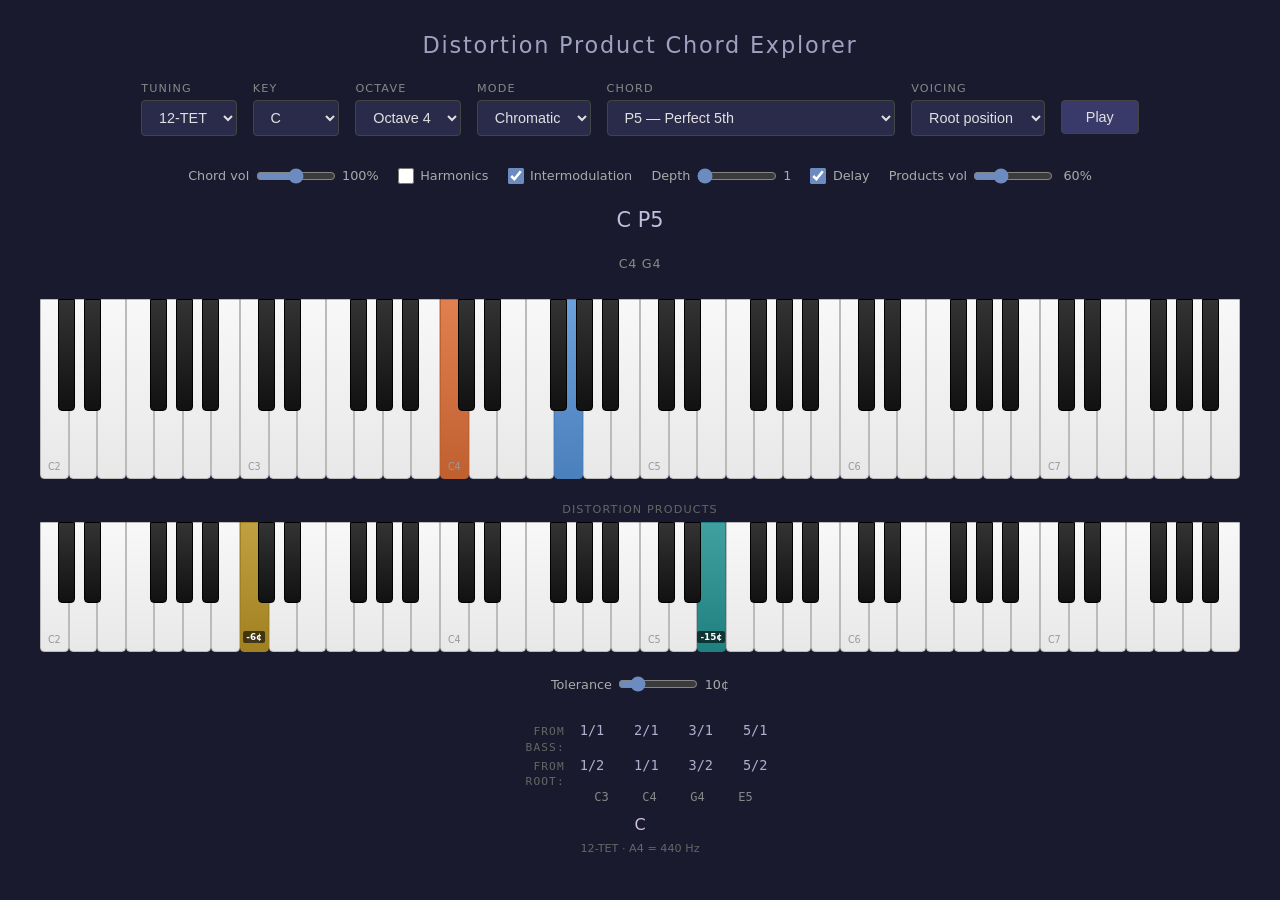
<file: index.html>
<!DOCTYPE html>
<html lang="en">
<head>
  <meta charset="UTF-8">
  <meta name="viewport" content="width=device-width, initial-scale=1.0">
  <title>Distortion Product Chord Explorer</title>
  <link rel="stylesheet" href="style.css">
</head>
<body>
  <h1>Distortion Product Chord Explorer</h1>

  <div id="controls">
    <div class="control-group">
      <label for="tuning-select">Tuning</label>
      <select id="tuning-select">
        <option value="12tet">12-TET</option>
        <option value="just">Just</option>
      </select>
    </div>
    <div class="control-group">
      <label for="root-select">Key</label>
      <select id="root-select"></select>
    </div>
    <div class="control-group">
      <label for="octave-select">Octave</label>
      <select id="octave-select"></select>
    </div>
    <div class="control-group">
      <label for="mode-select">Mode</label>
      <select id="mode-select">
        <option value="chromatic">Chromatic</option>
        <option value="diatonic">Diatonic</option>
      </select>
    </div>

    <!-- Chromatic controls -->
    <div class="control-group chromatic-ctrl">
      <label for="chord-select">Chord</label>
      <select id="chord-select"></select>
    </div>

    <!-- Diatonic controls -->
    <div class="control-group diatonic-ctrl" style="display:none">
      <label for="scale-select">Scale</label>
      <select id="scale-select"></select>
    </div>
    <div class="control-group diatonic-ctrl" style="display:none">
      <label for="degree-select">Degree</label>
      <select id="degree-select"></select>
    </div>
    <div class="control-group diatonic-ctrl" style="display:none">
      <label for="complexity-select">Complexity</label>
      <select id="complexity-select"></select>
    </div>

    <div class="control-group">
      <label for="voicing-select">Voicing</label>
      <select id="voicing-select"></select>
    </div>
    <div class="control-group">
      <label>&nbsp;</label>
      <button id="play-btn">Play</button>
    </div>
  </div>

  <div id="distortion-controls">
    <label class="toggle">
      <span>Chord vol</span>
      <input type="range" id="chord-volume" min="0" max="200" value="100" step="5">
      <span id="chord-volume-label">100%</span>
    </label>
    <label class="toggle">
      <input type="checkbox" id="harmonic-toggle">
      <span>Harmonics</span>
    </label>
    <label class="toggle">
      <input type="checkbox" id="imd-toggle" checked>
      <span>Intermodulation</span>
    </label>
    <label class="toggle">
      <span>Depth</span>
      <input type="range" id="depth-slider" min="1" max="5" value="1" step="1">
      <span id="depth-label">1</span>
    </label>
    <label class="toggle">
      <input type="checkbox" id="delay-toggle" checked>
      <span>Delay</span>
    </label>
    <label class="toggle">
      <span>Products vol</span>
      <input type="range" id="distortion-volume" min="0" max="200" value="60" step="5">
      <span id="distortion-volume-label">60%</span>
    </label>
  </div>

  <div id="chord-display"></div>
  <div id="notes-display"></div>
  <div id="keyboard"></div>

  <div id="products-label">Distortion Products</div>
  <div id="keyboard-products"></div>

  <div id="signature-controls">
    <label class="toggle">
      <span>Tolerance</span>
      <input type="range" id="cents-threshold" min="1" max="50" value="10" step="1">
      <span id="cents-threshold-label">10¢</span>
    </label>
  </div>
  <div id="rational-signature">
    <div class="sig-row"><span class="sig-label">from bass:</span> <span id="sig-bottom" class="sig-cells"></span></div>
    <div class="sig-row"><span class="sig-label">from root:</span> <span id="sig-root" class="sig-cells"></span></div>
    <div class="sig-row"><span class="sig-label"></span> <span id="sig-names" class="sig-cells sig-names"></span></div>
    <div id="sig-chord-name"></div>
  </div>
  <div id="tuning-info">12-TET · A4 = 440 Hz</div>

  <script type="module" src="app.js"></script>
</body>
</html>
</file>
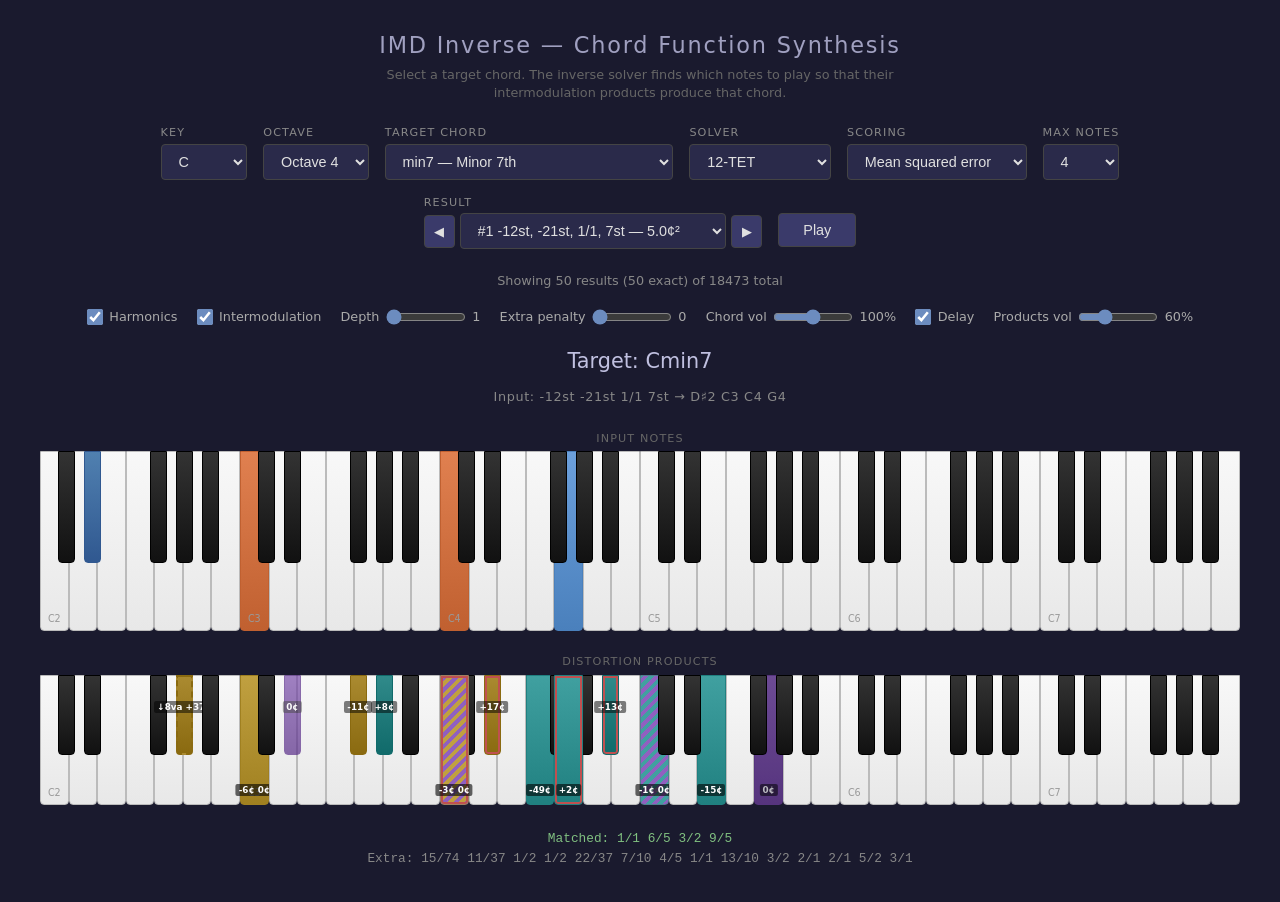
<file: inverse/index.html>
<!DOCTYPE html>
<html lang="en">
<head>
  <meta charset="UTF-8">
  <meta name="viewport" content="width=device-width, initial-scale=1.0">
  <title>IMD Inverse — Chord Function Synthesis</title>
  <link rel="stylesheet" href="style.css">
</head>
<body>
  <h1>IMD Inverse — Chord Function Synthesis</h1>
  <p class="subtitle">Select a target chord. The inverse solver finds which notes to play so that
    their intermodulation products produce that chord.</p>

  <div id="controls">
    <div class="control-group">
      <label for="key-select">Key</label>
      <select id="key-select"></select>
    </div>
    <div class="control-group">
      <label for="octave-select">Octave</label>
      <select id="octave-select"></select>
    </div>
    <div class="control-group">
      <label for="target-select">Target Chord</label>
      <select id="target-select"></select>
    </div>
    <div class="control-group">
      <label for="mode-select">Solver</label>
      <select id="mode-select">
        <option value="just">Just Intonation</option>
        <option value="tet" selected>12-TET</option>
      </select>
    </div>
    <div class="control-group">
      <label for="scoring-select">Scoring</label>
      <select id="scoring-select">
        <option value="barcode">Barcode persistence</option>
        <option value="mse" selected>Mean squared error</option>
      </select>
    </div>
    <div class="control-group">
      <label for="max-notes-filter">Max Notes</label>
      <select id="max-notes-filter">
        <option value="1">1</option>
        <option value="2">2</option>
        <option value="3">3</option>
        <option value="4" selected>4</option>
      </select>
    </div>
    <div class="control-group">
      <label for="result-select">Result</label>
      <div class="result-nav">
        <button id="prev-btn" class="nav-btn">◀</button>
        <select id="result-select"></select>
        <button id="next-btn" class="nav-btn">▶</button>
      </div>
    </div>
    <div class="control-group">
      <label>&nbsp;</label>
      <button id="play-btn">Play</button>
    </div>
  </div>

  <div id="status"></div>

  <div id="distortion-controls">
    <label class="toggle">
      <input type="checkbox" id="harmonic-toggle" checked>
      <span>Harmonics</span>
    </label>
    <label class="toggle">
      <input type="checkbox" id="imd-toggle" checked>
      <span>Intermodulation</span>
    </label>
    <label class="toggle">
      <span>Depth</span>
      <input type="range" id="depth-slider" min="1" max="3" value="1" step="1">
      <span id="depth-label">1</span>
    </label>
    <label class="toggle">
      <span>Extra penalty</span>
      <input type="range" id="extra-penalty" min="0" max="200" value="0" step="10">
      <span id="extra-penalty-label">0</span>
    </label>
    <label class="toggle">
      <span>Chord vol</span>
      <input type="range" id="chord-volume" min="0" max="200" value="100" step="5">
      <span id="chord-volume-label">100%</span>
    </label>
    <label class="toggle">
      <input type="checkbox" id="delay-toggle" checked>
      <span>Delay</span>
    </label>
    <label class="toggle">
      <span>Products vol</span>
      <input type="range" id="distortion-volume" min="0" max="200" value="60" step="5">
      <span id="distortion-volume-label">60%</span>
    </label>
  </div>

  <div id="chord-display"></div>
  <div id="notes-display"></div>

  <div id="input-label">Input Notes</div>
  <div id="keyboard"></div>

  <div id="products-label">Distortion Products</div>
  <div id="keyboard-products"></div>

  <div id="match-info"></div>

  <script type="module" src="app.js"></script>
</body>
</html>
</file>
<file: style.css>
/* style.css — Piano keyboard and UI styling */

* { box-sizing: border-box; margin: 0; padding: 0; }

body {
  font-family: -apple-system, BlinkMacSystemFont, 'Segoe UI', system-ui, sans-serif;
  background: #1a1a2e;
  color: #e0e0e0;
  display: flex;
  flex-direction: column;
  align-items: center;
  min-height: 100vh;
  padding: 2rem 1rem;
}

h1 {
  font-size: 1.4rem;
  font-weight: 300;
  letter-spacing: 0.08em;
  margin-bottom: 1.5rem;
  color: #a0a0c0;
}

/* --- Controls --- */

#controls {
  display: flex;
  gap: 1rem;
  flex-wrap: wrap;
  justify-content: center;
  margin-bottom: 2rem;
  max-width: 1200px;
}

.control-group {
  display: flex;
  flex-direction: column;
  gap: 0.3rem;
}

.control-group label {
  font-size: 0.7rem;
  text-transform: uppercase;
  letter-spacing: 0.1em;
  color: #888;
}

select, button {
  background: #2a2a4a;
  color: #e0e0e0;
  border: 1px solid #444;
  border-radius: 4px;
  padding: 0.5rem 0.8rem;
  font-size: 0.9rem;
  cursor: pointer;
  outline: none;
}

select:focus, button:focus {
  border-color: #6c8cbf;
}

button {
  background: #3a3a6a;
  font-weight: 500;
  padding: 0.5rem 1.5rem;
  transition: background 0.15s;
}

button:hover {
  background: #4a4a8a;
}

button:active {
  background: #5a5aaa;
}

/* --- Distortion toggles --- */

#distortion-controls {
  display: flex;
  gap: 1.2rem;
  justify-content: center;
  margin-bottom: 1.5rem;
}

.toggle {
  display: flex;
  align-items: center;
  gap: 0.4rem;
  font-size: 0.8rem;
  color: #aaa;
  cursor: pointer;
}

.toggle input[type="checkbox"] {
  accent-color: #6c8cbf;
  width: 1rem;
  height: 1rem;
  cursor: pointer;
}

.toggle input[type="range"] {
  accent-color: #6c8cbf;
  width: 5rem;
  cursor: pointer;
}

#distortion-volume-label {
  min-width: 2.5em;
  text-align: right;
  font-variant-numeric: tabular-nums;
}

#chord-display {
  font-size: 1.3rem;
  font-weight: 500;
  color: #c0c0e0;
  min-height: 2rem;
  margin-bottom: 1rem;
  text-align: center;
}

#notes-display {
  font-size: 0.8rem;
  color: #888;
  min-height: 1.2rem;
  margin-bottom: 1.5rem;
  text-align: center;
  letter-spacing: 0.05em;
}

/* --- Piano --- */

#keyboard {
  position: relative;
  width: 100%;
  max-width: 1200px;
  height: 180px;
  user-select: none;
  -webkit-user-select: none;
}

.piano {
  position: relative;
  width: 100%;
  height: 100%;
}

.piano-key {
  position: absolute;
  top: 0;
  border-radius: 0 0 4px 4px;
  cursor: pointer;
  transition: background 0.08s;
}

.white-key {
  height: 100%;
  background: linear-gradient(to bottom, #f8f8f8, #e8e8e8);
  border: 1px solid #bbb;
  z-index: 1;
}

.white-key:hover {
  background: linear-gradient(to bottom, #fff, #f0f0f0);
}

.white-key.highlighted {
  background: linear-gradient(to bottom, #6ca0dc, #4a80bc);
  border-color: #4a80bc;
}

.white-key.highlighted.root {
  background: linear-gradient(to bottom, #e08050, #c06030);
  border-color: #c06030;
}

.black-key {
  height: 62%;
  background: linear-gradient(to bottom, #333, #111);
  border: 1px solid #000;
  z-index: 2;
}

.black-key:hover {
  background: linear-gradient(to bottom, #444, #222);
}

.black-key.highlighted {
  background: linear-gradient(to bottom, #5080b0, #305890);
  border-color: #305890;
}

.black-key.highlighted.root {
  background: linear-gradient(to bottom, #c06030, #a04020);
  border-color: #a04020;
}

.key-label {
  position: absolute;
  bottom: 6px;
  left: 50%;
  transform: translateX(-50%);
  font-size: 0.6rem;
  color: #999;
  pointer-events: none;
}

/* --- Products keyboard --- */

#products-label {
  font-size: 0.7rem;
  text-transform: uppercase;
  letter-spacing: 0.1em;
  color: #666;
  margin-top: 1.5rem;
  margin-bottom: 0.4rem;
  text-align: center;
}

#keyboard-products {
  position: relative;
  width: 100%;
  max-width: 1200px;
  height: 130px;
  user-select: none;
  -webkit-user-select: none;
}

/* Harmonic products — purple */
#keyboard-products .white-key.kind-harmonic {
  background: linear-gradient(to bottom, #9060c0, #7040a0);
  border-color: #7040a0;
}
#keyboard-products .black-key.kind-harmonic {
  background: linear-gradient(to bottom, #7a4eaa, #5a2e8a);
  border-color: #5a2e8a;
}

/* Sum (IMD) products — teal */
#keyboard-products .white-key.kind-sum {
  background: linear-gradient(to bottom, #40a0a0, #208080);
  border-color: #208080;
}
#keyboard-products .black-key.kind-sum {
  background: linear-gradient(to bottom, #308a8a, #106a6a);
  border-color: #106a6a;
}

/* Difference (IMD) products — amber */
#keyboard-products .white-key.kind-difference {
  background: linear-gradient(to bottom, #c0a040, #a08020);
  border-color: #a08020;
}
#keyboard-products .black-key.kind-difference {
  background: linear-gradient(to bottom, #aa8a30, #8a6a10);
  border-color: #8a6a10;
}

/* Harmonic + Sum — purple/teal stripes */
#keyboard-products .white-key.kind-harmonic.kind-sum {
  background: repeating-linear-gradient(
    -45deg,
    #9060c0, #9060c0 4px, #40a0a0 4px, #40a0a0 8px
  );
  border-color: #508090;
}
#keyboard-products .black-key.kind-harmonic.kind-sum {
  background: repeating-linear-gradient(
    -45deg,
    #7a4eaa, #7a4eaa 4px, #308a8a 4px, #308a8a 8px
  );
  border-color: #506070;
}

/* Harmonic + Difference — purple/amber stripes */
#keyboard-products .white-key.kind-harmonic.kind-difference {
  background: repeating-linear-gradient(
    -45deg,
    #9060c0, #9060c0 4px, #c0a040 4px, #c0a040 8px
  );
  border-color: #a08060;
}
#keyboard-products .black-key.kind-harmonic.kind-difference {
  background: repeating-linear-gradient(
    -45deg,
    #7a4eaa, #7a4eaa 4px, #aa8a30 4px, #aa8a30 8px
  );
  border-color: #906050;
}

/* Sum + Difference — teal/amber stripes */
#keyboard-products .white-key.kind-sum.kind-difference {
  background: repeating-linear-gradient(
    -45deg,
    #40a0a0, #40a0a0 4px, #c0a040 4px, #c0a040 8px
  );
  border-color: #809060;
}
#keyboard-products .black-key.kind-sum.kind-difference {
  background: repeating-linear-gradient(
    -45deg,
    #308a8a, #308a8a 4px, #aa8a30 4px, #aa8a30 8px
  );
  border-color: #6a7a40;
}

/* All three — purple/teal/amber tri-stripe */
#keyboard-products .white-key.kind-harmonic.kind-sum.kind-difference {
  background: repeating-linear-gradient(
    -45deg,
    #9060c0, #9060c0 3px, #40a0a0 3px, #40a0a0 6px, #c0a040 6px, #c0a040 9px
  );
  border-color: #807060;
}
#keyboard-products .black-key.kind-harmonic.kind-sum.kind-difference {
  background: repeating-linear-gradient(
    -45deg,
    #7a4eaa, #7a4eaa 3px, #308a8a 3px, #308a8a 6px, #aa8a30 6px, #aa8a30 9px
  );
  border-color: #6a6050;
}

/* Octave-shifted keys get a dashed border */
#keyboard-products .piano-key.octave-shifted {
  border-style: dashed;
  border-width: 2px;
}

.white-key .cent-badge {
  position: absolute;
  bottom: 8px;
  left: 50%;
  transform: translateX(-50%);
  font-size: 0.55rem;
  font-weight: 600;
  color: #fff;
  background: rgba(0, 0, 0, 0.6);
  padding: 1px 3px;
  border-radius: 2px;
  pointer-events: none;
  white-space: nowrap;
}

.black-key .cent-badge {
  position: absolute;
  top: 40%;
  left: 50%;
  transform: translate(-50%, -50%);
  font-size: 0.55rem;
  font-weight: 600;
  color: #fff;
  background: rgba(0, 0, 0, 0.5);
  padding: 1px 3px;
  border-radius: 2px;
  pointer-events: none;
  white-space: nowrap;
  z-index: 3;
}

#signature-controls {
  display: flex;
  justify-content: center;
  margin-top: 1.5rem;
  margin-bottom: 0.3rem;
}

/* --- Rational signature --- */

#rational-signature {
  font-size: 0.85rem;
  font-family: 'Menlo', 'Consolas', monospace;
  color: #b0b0d0;
  margin-top: 1.5rem;
  text-align: center;
}

.sig-row {
  display: flex;
  justify-content: center;
  align-items: baseline;
  line-height: 1.4;
}

.sig-label {
  color: #666;
  font-size: 0.7rem;
  text-transform: uppercase;
  letter-spacing: 0.1em;
  width: 6em;
  text-align: right;
  flex-shrink: 0;
}

.sig-cells {
  display: flex;
  gap: 0;
}

.sig-cells .sig-cell {
  min-width: 4em;
  text-align: center;
}

.sig-names {
  color: #888;
  font-size: 0.75rem;
  line-height: 1.2;
  margin-bottom: 0.4rem;
}

#sig-chord-name {
  font-size: 1rem;
  color: #d0c0e0;
  margin-top: 0.3rem;
  font-family: -apple-system, BlinkMacSystemFont, 'Segoe UI', system-ui, sans-serif;
}

/* --- Tuning --- */

#tuning-info {
  font-size: 0.7rem;
  color: #666;
  margin-top: 0.5rem;
}
</file>
<file: inverse/style.css>
/* style.css — Inverse app styling (mirrors explorer app) */

* { box-sizing: border-box; margin: 0; padding: 0; }

body {
  font-family: -apple-system, BlinkMacSystemFont, 'Segoe UI', system-ui, sans-serif;
  background: #1a1a2e;
  color: #e0e0e0;
  display: flex;
  flex-direction: column;
  align-items: center;
  min-height: 100vh;
  padding: 2rem 1rem;
}

h1 {
  font-size: 1.4rem;
  font-weight: 300;
  letter-spacing: 0.08em;
  margin-bottom: 0.5rem;
  color: #a0a0c0;
}

.subtitle {
  font-size: 0.8rem;
  color: #666;
  max-width: 600px;
  text-align: center;
  margin-bottom: 1.5rem;
  line-height: 1.4;
}

/* --- Controls --- */

#controls {
  display: flex;
  gap: 1rem;
  flex-wrap: wrap;
  justify-content: center;
  margin-bottom: 1.5rem;
  max-width: 1200px;
}

.control-group {
  display: flex;
  flex-direction: column;
  gap: 0.3rem;
}

.control-group label {
  font-size: 0.7rem;
  text-transform: uppercase;
  letter-spacing: 0.1em;
  color: #888;
}

select, button {
  background: #2a2a4a;
  color: #e0e0e0;
  border: 1px solid #444;
  border-radius: 4px;
  padding: 0.5rem 0.8rem;
  font-size: 0.9rem;
  cursor: pointer;
  outline: none;
}

select:focus, button:focus {
  border-color: #6c8cbf;
}

button {
  background: #3a3a6a;
  font-weight: 500;
  padding: 0.5rem 1.5rem;
  transition: background 0.15s;
}

button:hover { background: #4a4a8a; }
button:active { background: #5a5aaa; }
button:disabled { background: #2a2a3a; color: #666; cursor: default; }

.result-nav {
  display: flex;
  gap: 0.3rem;
  align-items: center;
}

.nav-btn {
  padding: 0.5rem 0.6rem;
  font-size: 0.8rem;
  min-width: unset;
}

/* --- Status --- */

#status {
  font-size: 0.8rem;
  color: #888;
  min-height: 1.2rem;
  margin-bottom: 1rem;
  text-align: center;
}

#status.computing {
  color: #c0a060;
}

/* --- Distortion toggles --- */

#distortion-controls {
  display: flex;
  gap: 1.2rem;
  justify-content: center;
  margin-bottom: 1.5rem;
  flex-wrap: wrap;
}

.toggle {
  display: flex;
  align-items: center;
  gap: 0.4rem;
  font-size: 0.8rem;
  color: #aaa;
  cursor: pointer;
}

.toggle input[type="checkbox"] {
  accent-color: #6c8cbf;
  width: 1rem;
  height: 1rem;
  cursor: pointer;
}

.toggle input[type="range"] {
  accent-color: #6c8cbf;
  width: 5rem;
  cursor: pointer;
}

/* --- Chord display --- */

#chord-display {
  font-size: 1.3rem;
  font-weight: 500;
  color: #c0c0e0;
  min-height: 2rem;
  margin-bottom: 0.5rem;
  text-align: center;
}

#notes-display {
  font-size: 0.8rem;
  color: #888;
  min-height: 1.2rem;
  margin-bottom: 1rem;
  text-align: center;
  letter-spacing: 0.05em;
}

/* --- Piano --- */

#input-label, #products-label {
  font-size: 0.7rem;
  text-transform: uppercase;
  letter-spacing: 0.1em;
  color: #666;
  margin-bottom: 0.4rem;
  text-align: center;
}

#input-label {
  margin-top: 0.5rem;
}

#products-label {
  margin-top: 1.5rem;
}

#keyboard {
  position: relative;
  width: 100%;
  max-width: 1200px;
  height: 180px;
  user-select: none;
  -webkit-user-select: none;
}

#keyboard-products {
  position: relative;
  width: 100%;
  max-width: 1200px;
  height: 130px;
  user-select: none;
  -webkit-user-select: none;
}

.piano {
  position: relative;
  width: 100%;
  height: 100%;
}

.piano-key {
  position: absolute;
  top: 0;
  border-radius: 0 0 4px 4px;
  cursor: pointer;
  transition: background 0.08s;
}

.white-key {
  height: 100%;
  background: linear-gradient(to bottom, #f8f8f8, #e8e8e8);
  border: 1px solid #bbb;
  z-index: 1;
}

.white-key:hover {
  background: linear-gradient(to bottom, #fff, #f0f0f0);
}

.white-key.highlighted {
  background: linear-gradient(to bottom, #6ca0dc, #4a80bc);
  border-color: #4a80bc;
}

.white-key.highlighted.root {
  background: linear-gradient(to bottom, #e08050, #c06030);
  border-color: #c06030;
}

.black-key {
  height: 62%;
  background: linear-gradient(to bottom, #333, #111);
  border: 1px solid #000;
  z-index: 2;
}

.black-key:hover {
  background: linear-gradient(to bottom, #444, #222);
}

.black-key.highlighted {
  background: linear-gradient(to bottom, #5080b0, #305890);
  border-color: #305890;
}

.black-key.highlighted.root {
  background: linear-gradient(to bottom, #c06030, #a04020);
  border-color: #a04020;
}

.key-label {
  position: absolute;
  bottom: 6px;
  left: 50%;
  transform: translateX(-50%);
  font-size: 0.6rem;
  color: #999;
  pointer-events: none;
}

/* --- Products keyboard colors --- */

#keyboard-products .white-key.kind-harmonic {
  background: linear-gradient(to bottom, #9060c0, #7040a0);
  border-color: #7040a0;
}
#keyboard-products .black-key.kind-harmonic {
  background: linear-gradient(to bottom, #7a4eaa, #5a2e8a);
  border-color: #5a2e8a;
}

#keyboard-products .white-key.kind-sum {
  background: linear-gradient(to bottom, #40a0a0, #208080);
  border-color: #208080;
}
#keyboard-products .black-key.kind-sum {
  background: linear-gradient(to bottom, #308a8a, #106a6a);
  border-color: #106a6a;
}

#keyboard-products .white-key.kind-difference {
  background: linear-gradient(to bottom, #c0a040, #a08020);
  border-color: #a08020;
}
#keyboard-products .black-key.kind-difference {
  background: linear-gradient(to bottom, #aa8a30, #8a6a10);
  border-color: #8a6a10;
}

#keyboard-products .white-key.kind-harmonic.kind-sum {
  background: repeating-linear-gradient(-45deg, #9060c0, #9060c0 4px, #40a0a0 4px, #40a0a0 8px);
  border-color: #508090;
}
#keyboard-products .black-key.kind-harmonic.kind-sum {
  background: repeating-linear-gradient(-45deg, #7a4eaa, #7a4eaa 4px, #308a8a 4px, #308a8a 8px);
  border-color: #506070;
}

#keyboard-products .white-key.kind-harmonic.kind-difference {
  background: repeating-linear-gradient(-45deg, #9060c0, #9060c0 4px, #c0a040 4px, #c0a040 8px);
  border-color: #a08060;
}
#keyboard-products .black-key.kind-harmonic.kind-difference {
  background: repeating-linear-gradient(-45deg, #7a4eaa, #7a4eaa 4px, #aa8a30 4px, #aa8a30 8px);
  border-color: #906050;
}

#keyboard-products .white-key.kind-sum.kind-difference {
  background: repeating-linear-gradient(-45deg, #40a0a0, #40a0a0 4px, #c0a040 4px, #c0a040 8px);
  border-color: #809060;
}
#keyboard-products .black-key.kind-sum.kind-difference {
  background: repeating-linear-gradient(-45deg, #308a8a, #308a8a 4px, #aa8a30 4px, #aa8a30 8px);
  border-color: #6a7a40;
}

#keyboard-products .white-key.kind-harmonic.kind-sum.kind-difference {
  background: repeating-linear-gradient(-45deg, #9060c0, #9060c0 3px, #40a0a0 3px, #40a0a0 6px, #c0a040 6px, #c0a040 9px);
  border-color: #807060;
}
#keyboard-products .black-key.kind-harmonic.kind-sum.kind-difference {
  background: repeating-linear-gradient(-45deg, #7a4eaa, #7a4eaa 3px, #308a8a 3px, #308a8a 6px, #aa8a30 6px, #aa8a30 9px);
  border-color: #6a6050;
}

/* Target-matching products get a green inset border */
#keyboard-products .piano-key.target-match {
  box-shadow: inset 0 0 0 2px #c05050;
  z-index: 3;
}

#keyboard-products .piano-key.octave-shifted {
  border-style: dashed;
  border-width: 2px;
}

.white-key .cent-badge {
  position: absolute;
  bottom: 8px;
  left: 50%;
  transform: translateX(-50%);
  font-size: 0.55rem;
  font-weight: 600;
  color: #fff;
  background: rgba(0, 0, 0, 0.6);
  padding: 1px 3px;
  border-radius: 2px;
  pointer-events: none;
  white-space: nowrap;
}

.black-key .cent-badge {
  position: absolute;
  top: 40%;
  left: 50%;
  transform: translate(-50%, -50%);
  font-size: 0.55rem;
  font-weight: 600;
  color: #fff;
  background: rgba(0, 0, 0, 0.5);
  padding: 1px 3px;
  border-radius: 2px;
  pointer-events: none;
  white-space: nowrap;
  z-index: 3;
}

/* --- Match info --- */

#match-info {
  font-size: 0.8rem;
  font-family: 'Menlo', 'Consolas', monospace;
  color: #b0b0d0;
  margin-top: 1.5rem;
  text-align: center;
  line-height: 1.6;
}

#match-info .matched { color: #80c080; }
#match-info .missing { color: #c08080; }
#match-info .extra   { color: #888; }
</file>
